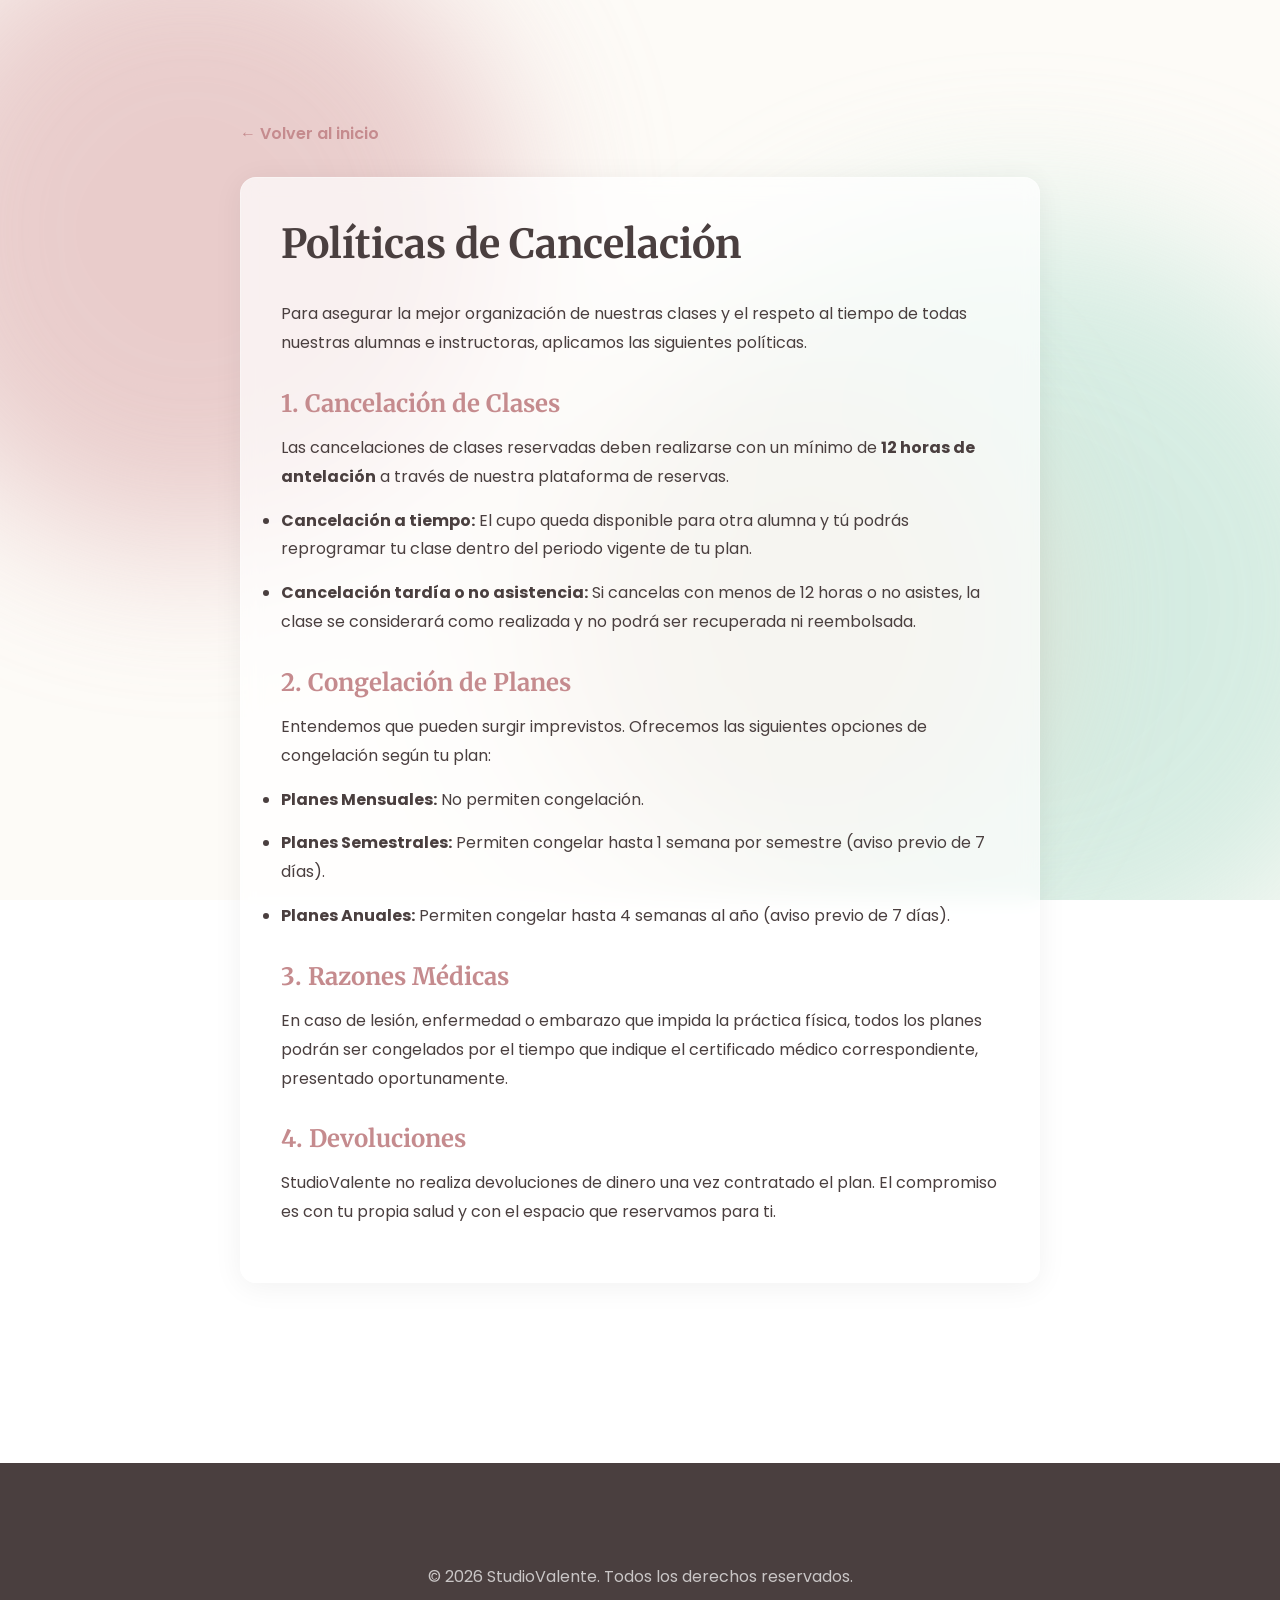
<file: cancelacion.html>
﻿<!DOCTYPE html>
<html lang="es">
<head>
    <meta charset="UTF-8">
    <meta name="viewport" content="width=device-width, initial-scale=1.0">
    <title>Políticas de Cancelación | StudioValente</title>
    <meta name="description" content="Políticas de cancelación, congelación de planes y devoluciones en StudioValente.">
    <link rel="canonical" href="https://studiovalentevillarrica.cl/cancelacion">
    <link rel="icon" href="images/logo.svg" type="image/svg+xml">
    <link rel="apple-touch-icon" href="images/logo.svg">
    <link rel="preconnect" href="https://fonts.googleapis.com">
    <link rel="preconnect" href="https://fonts.gstatic.com" crossorigin>
    <link href="https://fonts.googleapis.com/css2?family=Merriweather:wght@400;700&family=Poppins:wght@300;400;600&display=swap" rel="stylesheet">
    <link rel="stylesheet" href="css/styles.css">
    <style>
        .legal-content {
            padding: 120px 0 80px;
            max-width: 800px;
            margin: 0 auto;
        }
        .legal-card {
            background: rgba(255, 255, 255, 0.7);
            backdrop-filter: blur(10px);
            padding: 40px;
            border-radius: var(--radius);
            box-shadow: var(--shadow);
            border: 1px solid rgba(255, 255, 255, 0.3);
        }
        .legal-card h1 {
            font-family: var(--font-secondary);
            color: var(--bg-dark);
            margin-bottom: 30px;
            font-size: 2.5rem;
        }
        .legal-card h2 {
            font-family: var(--font-secondary);
            color: var(--primary);
            margin: 30px 0 15px;
            font-size: 1.5rem;
        }
        .legal-card p, .legal-card li {
            color: var(--text);
            margin-bottom: 15px;
            font-size: 1rem;
            line-height: 1.8;
        }
        .btn-back {
            display: inline-flex;
            align-items: center;
            gap: 10px;
            color: var(--primary);
            text-decoration: none;
            font-weight: 600;
            margin-bottom: 30px;
            transition: var(--transition);
        }
        .btn-back:hover {
            transform: translateX(-5px);
        }
    </style>
</head>
<body>
    <div class="mesh-bg">
        <div class="mesh-blob blob-1"></div>
        <div class="mesh-blob blob-2"></div>
        <div class="mesh-blob blob-3"></div>
    </div>

    <main class="container legal-content">
        <a href="/" class="btn-back">← Volver al inicio</a>
        
        <div class="legal-card">
            <h1>Políticas de Cancelación</h1>
            <p>Para asegurar la mejor organización de nuestras clases y el respeto al tiempo de todas nuestras alumnas e instructoras, aplicamos las siguientes políticas.</p>

            <h2>1. Cancelación de Clases</h2>
            <p>Las cancelaciones de clases reservadas deben realizarse con un mínimo de <strong>12 horas de antelación</strong> a través de nuestra plataforma de reservas.</p>
            <ul>
                <li><strong>Cancelación a tiempo:</strong> El cupo queda disponible para otra alumna y tú podrás reprogramar tu clase dentro del periodo vigente de tu plan.</li>
                <li><strong>Cancelación tardía o no asistencia:</strong> Si cancelas con menos de 12 horas o no asistes, la clase se considerará como realizada y no podrá ser recuperada ni reembolsada.</li>
            </ul>

            <h2>2. Congelación de Planes</h2>
            <p>Entendemos que pueden surgir imprevistos. Ofrecemos las siguientes opciones de congelación según tu plan:</p>
            <ul>
                <li><strong>Planes Mensuales:</strong> No permiten congelación.</li>
                <li><strong>Planes Semestrales:</strong> Permiten congelar hasta 1 semana por semestre (aviso previo de 7 días).</li>
                <li><strong>Planes Anuales:</strong> Permiten congelar hasta 4 semanas al año (aviso previo de 7 días).</li>
            </ul>

            <h2>3. Razones Médicas</h2>
            <p>En caso de lesión, enfermedad o embarazo que impida la práctica física, todos los planes podrán ser congelados por el tiempo que indique el certificado médico correspondiente, presentado oportunamente.</p>

            <h2>4. Devoluciones</h2>
            <p>StudioValente no realiza devoluciones de dinero una vez contratado el plan. El compromiso es con tu propia salud y con el espacio que reservamos para ti.</p>
        </div>
    </main>

    <footer class="footer" style="margin-top: 100px;">
        <div class="container" style="text-align: center; padding: 40px 0;">
            <p>&copy; 2026 StudioValente. Todos los derechos reservados.</p>
        </div>
    </footer>
</body>
</html>
</file>
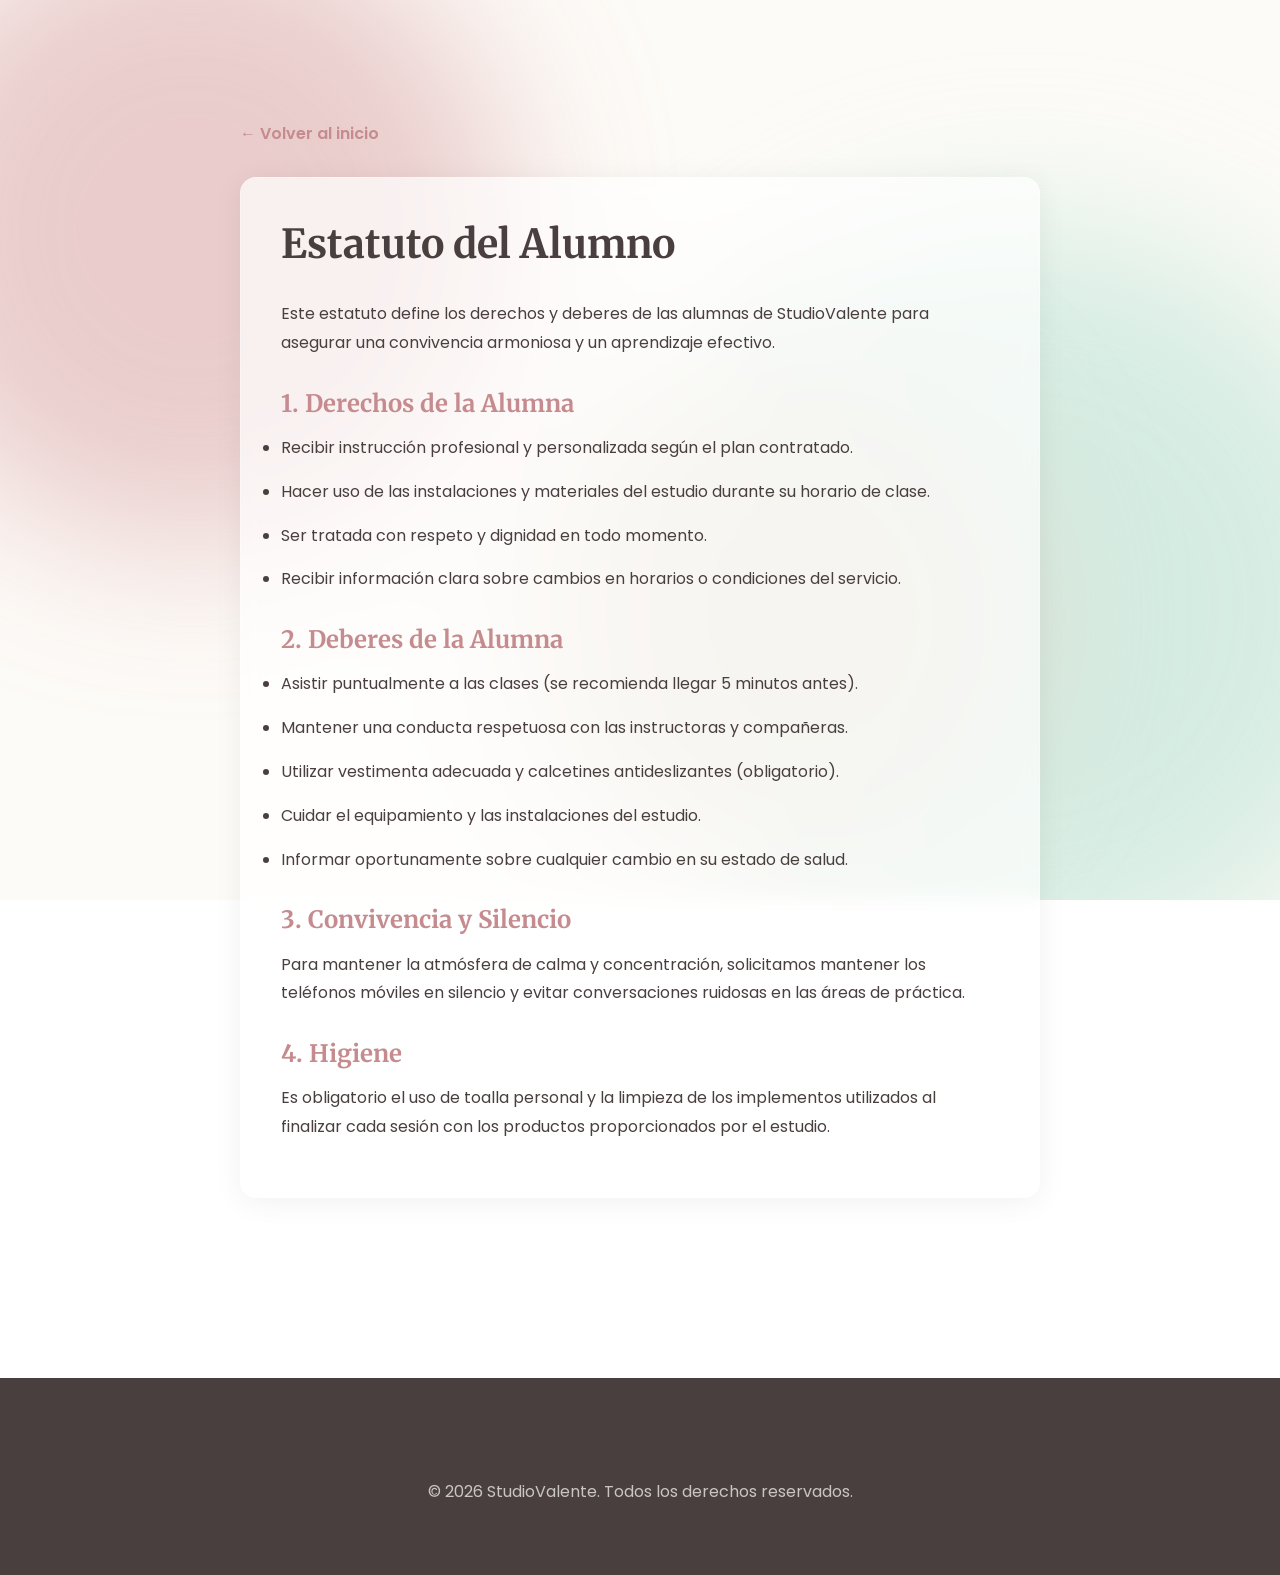
<file: estatuto.html>
﻿<!DOCTYPE html>
<html lang="es">
<head>
    <meta charset="UTF-8">
    <meta name="viewport" content="width=device-width, initial-scale=1.0">
    <title>Estatuto Alumno | StudioValente</title>
    <meta name="description" content="Estatuto del Alumno en StudioValente. Derechos, deberes y normas de convivencia de nuestro estudio de Pilates.">
    <link rel="canonical" href="https://studiovalentevillarrica.cl/estatuto">
    <link rel="icon" href="images/logo.svg" type="image/svg+xml">
    <link rel="apple-touch-icon" href="images/logo.svg">
    <link rel="preconnect" href="https://fonts.googleapis.com">
    <link rel="preconnect" href="https://fonts.gstatic.com" crossorigin>
    <link href="https://fonts.googleapis.com/css2?family=Merriweather:wght@400;700&family=Poppins:wght@300;400;600&display=swap" rel="stylesheet">
    <link rel="stylesheet" href="css/styles.css">
    <style>
        .legal-content {
            padding: 120px 0 80px;
            max-width: 800px;
            margin: 0 auto;
        }
        .legal-card {
            background: rgba(255, 255, 255, 0.7);
            backdrop-filter: blur(10px);
            padding: 40px;
            border-radius: var(--radius);
            box-shadow: var(--shadow);
            border: 1px solid rgba(255, 255, 255, 0.3);
        }
        .legal-card h1 {
            font-family: var(--font-secondary);
            color: var(--bg-dark);
            margin-bottom: 30px;
            font-size: 2.5rem;
        }
        .legal-card h2 {
            font-family: var(--font-secondary);
            color: var(--primary);
            margin: 30px 0 15px;
            font-size: 1.5rem;
        }
        .legal-card p, .legal-card li {
            color: var(--text);
            margin-bottom: 15px;
            font-size: 1rem;
            line-height: 1.8;
        }
        .btn-back {
            display: inline-flex;
            align-items: center;
            gap: 10px;
            color: var(--primary);
            text-decoration: none;
            font-weight: 600;
            margin-bottom: 30px;
            transition: var(--transition);
        }
        .btn-back:hover {
            transform: translateX(-5px);
        }
    </style>
</head>
<body>
    <div class="mesh-bg">
        <div class="mesh-blob blob-1"></div>
        <div class="mesh-blob blob-2"></div>
        <div class="mesh-blob blob-3"></div>
    </div>

    <main class="container legal-content">
        <a href="/" class="btn-back">← Volver al inicio</a>
        
        <div class="legal-card">
            <h1>Estatuto del Alumno</h1>
            <p>Este estatuto define los derechos y deberes de las alumnas de StudioValente para asegurar una convivencia armoniosa y un aprendizaje efectivo.</p>

            <h2>1. Derechos de la Alumna</h2>
            <ul>
                <li>Recibir instrucción profesional y personalizada según el plan contratado.</li>
                <li>Hacer uso de las instalaciones y materiales del estudio durante su horario de clase.</li>
                <li>Ser tratada con respeto y dignidad en todo momento.</li>
                <li>Recibir información clara sobre cambios en horarios o condiciones del servicio.</li>
            </ul>

            <h2>2. Deberes de la Alumna</h2>
            <ul>
                <li>Asistir puntualmente a las clases (se recomienda llegar 5 minutos antes).</li>
                <li>Mantener una conducta respetuosa con las instructoras y compañeras.</li>
                <li>Utilizar vestimenta adecuada y calcetines antideslizantes (obligatorio).</li>
                <li>Cuidar el equipamiento y las instalaciones del estudio.</li>
                <li>Informar oportunamente sobre cualquier cambio en su estado de salud.</li>
            </ul>

            <h2>3. Convivencia y Silencio</h2>
            <p>Para mantener la atmósfera de calma y concentración, solicitamos mantener los teléfonos móviles en silencio y evitar conversaciones ruidosas en las áreas de práctica.</p>

            <h2>4. Higiene</h2>
            <p>Es obligatorio el uso de toalla personal y la limpieza de los implementos utilizados al finalizar cada sesión con los productos proporcionados por el estudio.</p>
        </div>
    </main>

    <footer class="footer" style="margin-top: 100px;">
        <div class="container" style="text-align: center; padding: 40px 0;">
            <p>&copy; 2026 StudioValente. Todos los derechos reservados.</p>
        </div>
    </footer>
</body>
</html>
</file>
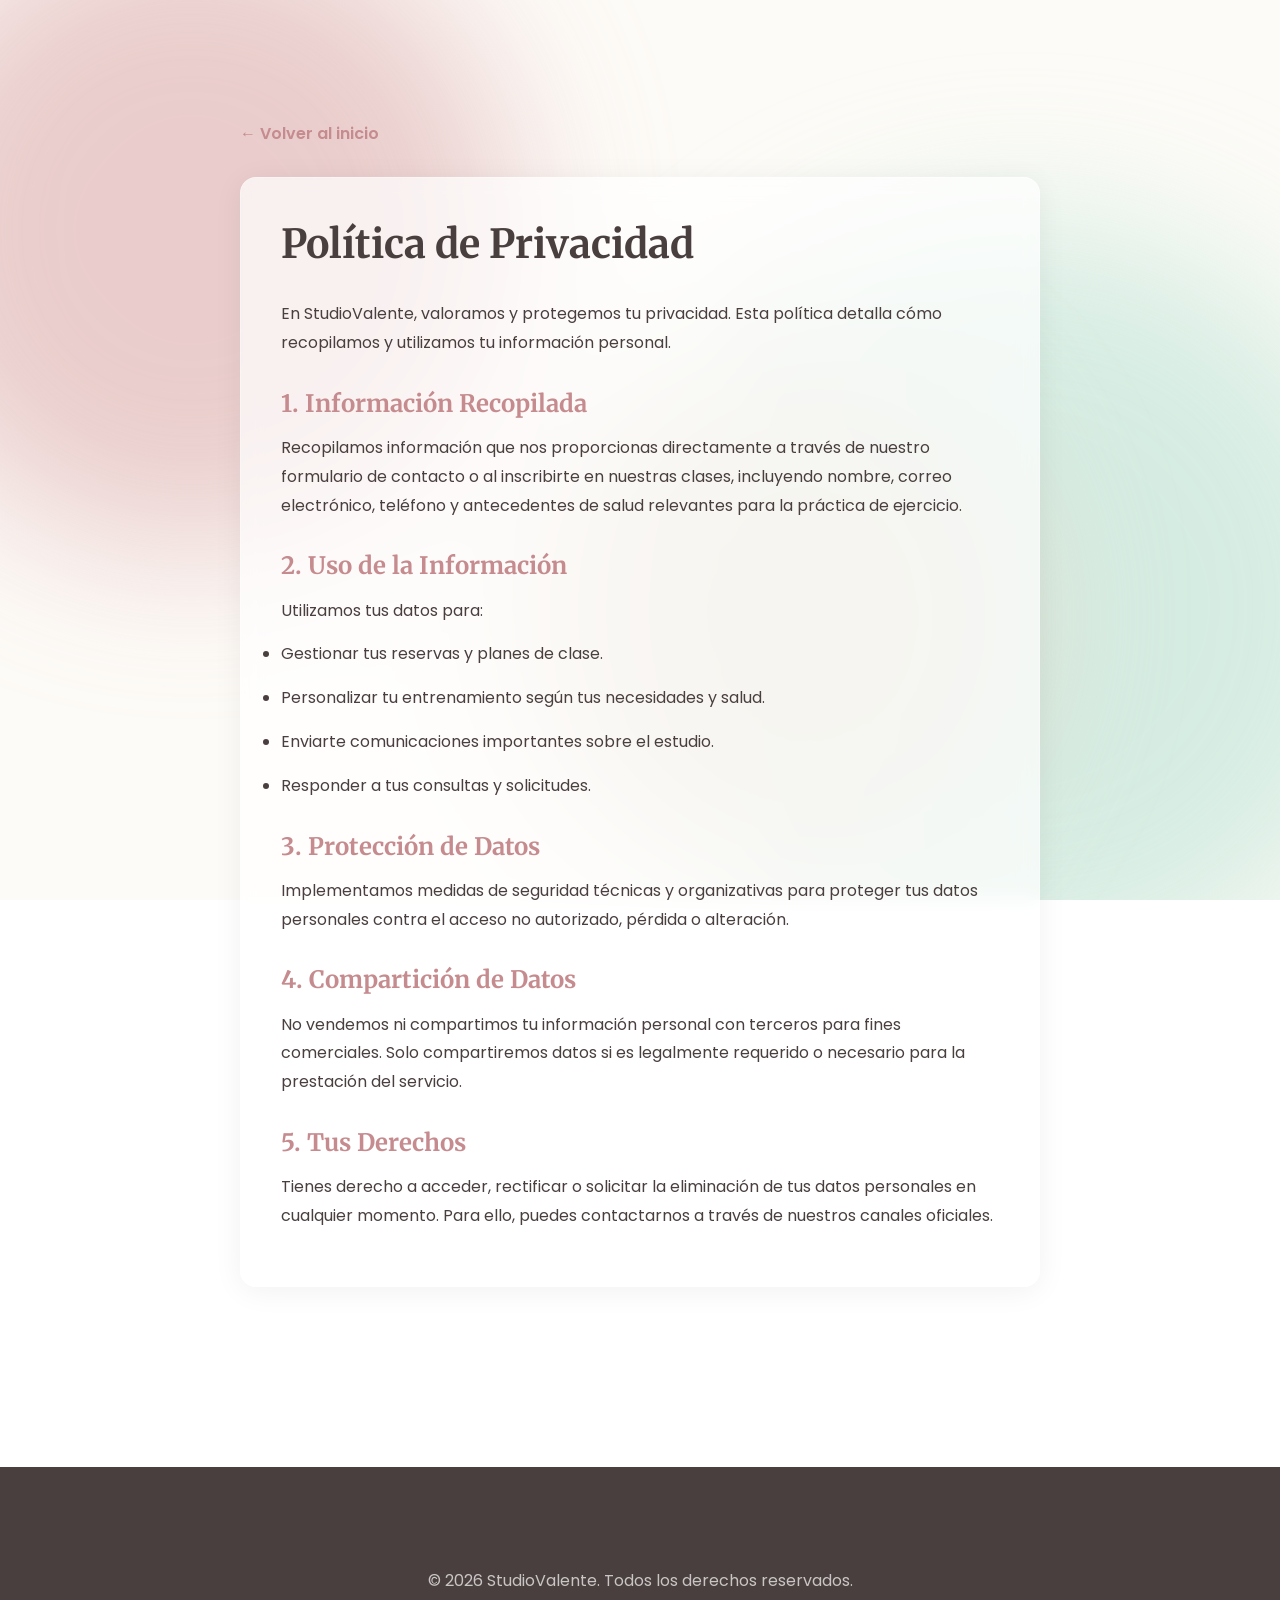
<file: privacidad.html>
﻿<!DOCTYPE html>
<html lang="es">
<head>
    <meta charset="UTF-8">
    <meta name="viewport" content="width=device-width, initial-scale=1.0">
    <title>Privacidad | StudioValente</title>
    <meta name="description" content="Política de privacidad de StudioValente. Conoce cómo protegemos tus datos y gestionamos tu información personal.">
    <link rel="canonical" href="https://studiovalentevillarrica.cl/privacidad">
    <link rel="icon" href="images/logo.svg" type="image/svg+xml">
    <link rel="apple-touch-icon" href="images/logo.svg">
    <link rel="preconnect" href="https://fonts.googleapis.com">
    <link rel="preconnect" href="https://fonts.gstatic.com" crossorigin>
    <link href="https://fonts.googleapis.com/css2?family=Merriweather:wght@400;700&family=Poppins:wght@300;400;600&display=swap" rel="stylesheet">
    <link rel="stylesheet" href="css/styles.css">
    <style>
        .legal-content {
            padding: 120px 0 80px;
            max-width: 800px;
            margin: 0 auto;
        }
        .legal-card {
            background: rgba(255, 255, 255, 0.7);
            backdrop-filter: blur(10px);
            padding: 40px;
            border-radius: var(--radius);
            box-shadow: var(--shadow);
            border: 1px solid rgba(255, 255, 255, 0.3);
        }
        .legal-card h1 {
            font-family: var(--font-secondary);
            color: var(--bg-dark);
            margin-bottom: 30px;
            font-size: 2.5rem;
        }
        .legal-card h2 {
            font-family: var(--font-secondary);
            color: var(--primary);
            margin: 30px 0 15px;
            font-size: 1.5rem;
        }
        .legal-card p, .legal-card li {
            color: var(--text);
            margin-bottom: 15px;
            font-size: 1rem;
            line-height: 1.8;
        }
        .btn-back {
            display: inline-flex;
            align-items: center;
            gap: 10px;
            color: var(--primary);
            text-decoration: none;
            font-weight: 600;
            margin-bottom: 30px;
            transition: var(--transition);
        }
        .btn-back:hover {
            transform: translateX(-5px);
        }
    </style>
</head>
<body>
    <div class="mesh-bg">
        <div class="mesh-blob blob-1"></div>
        <div class="mesh-blob blob-2 Discovery"></div>
        <div class="mesh-blob blob-3"></div>
    </div>

    <main class="container legal-content">
        <a href="/" class="btn-back">← Volver al inicio</a>
        
        <div class="legal-card">
            <h1>Política de Privacidad</h1>
            <p>En StudioValente, valoramos y protegemos tu privacidad. Esta política detalla cómo recopilamos y utilizamos tu información personal.</p>

            <h2>1. Información Recopilada</h2>
            <p>Recopilamos información que nos proporcionas directamente a través de nuestro formulario de contacto o al inscribirte en nuestras clases, incluyendo nombre, correo electrónico, teléfono y antecedentes de salud relevantes para la práctica de ejercicio.</p>

            <h2>2. Uso de la Información</h2>
            <p>Utilizamos tus datos para:</p>
            <ul>
                <li>Gestionar tus reservas y planes de clase.</li>
                <li>Personalizar tu entrenamiento según tus necesidades y salud.</li>
                <li>Enviarte comunicaciones importantes sobre el estudio.</li>
                <li>Responder a tus consultas y solicitudes.</li>
            </ul>

            <h2>3. Protección de Datos</h2>
            <p>Implementamos medidas de seguridad técnicas y organizativas para proteger tus datos personales contra el acceso no autorizado, pérdida o alteración.</p>

            <h2>4. Compartición de Datos</h2>
            <p>No vendemos ni compartimos tu información personal con terceros para fines comerciales. Solo compartiremos datos si es legalmente requerido o necesario para la prestación del servicio.</p>

            <h2>5. Tus Derechos</h2>
            <p>Tienes derecho a acceder, rectificar o solicitar la eliminación de tus datos personales en cualquier momento. Para ello, puedes contactarnos a través de nuestros canales oficiales.</p>
        </div>
    </main>

    <footer class="footer" style="margin-top: 100px;">
        <div class="container" style="text-align: center; padding: 40px 0;">
            <p>&copy; 2026 StudioValente. Todos los derechos reservados.</p>
        </div>
    </footer>
</body>
</html>
</file>
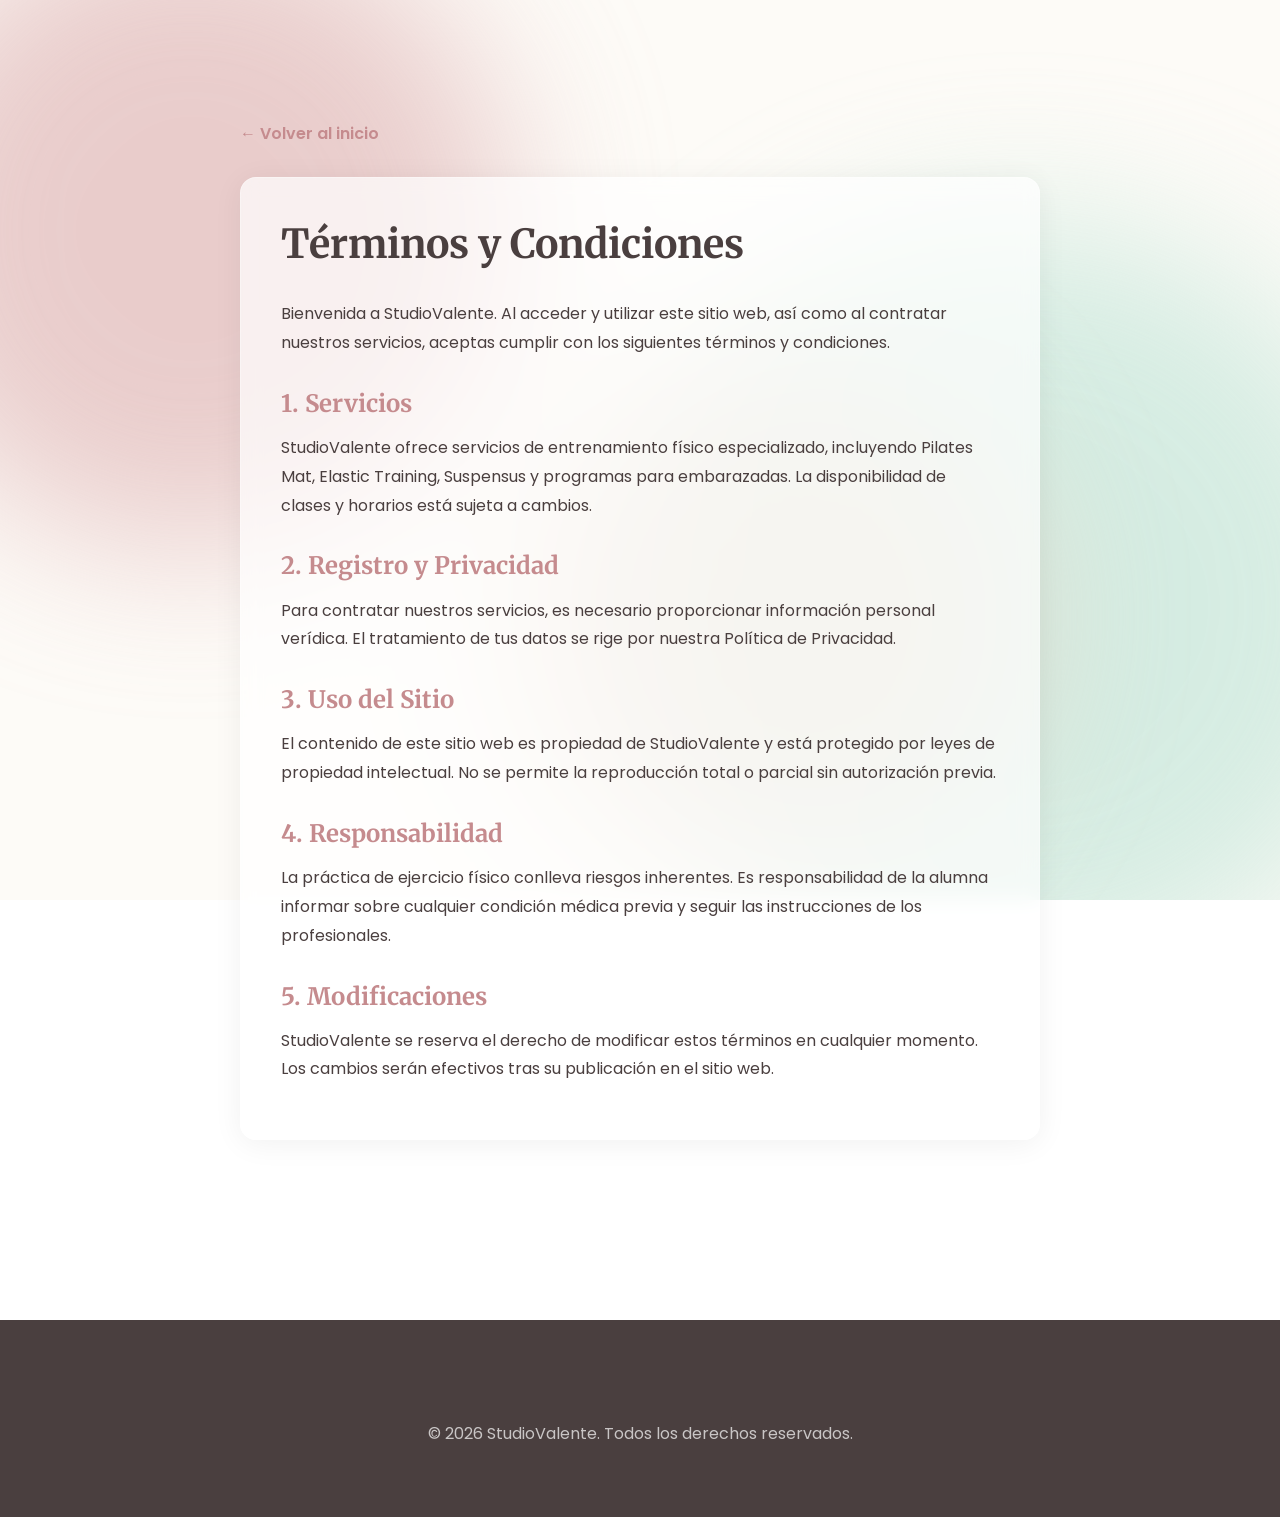
<file: terminos.html>
﻿<!DOCTYPE html>
<html lang="es">
<head>
    <meta charset="UTF-8">
    <meta name="viewport" content="width=device-width, initial-scale=1.0">
    <title>Términos y Condiciones | StudioValente</title>
    <meta name="description" content="Términos y condiciones de uso y contratación de servicios en StudioValente.">
    <link rel="canonical" href="https://studiovalentevillarrica.cl/terminos">
    <link rel="icon" href="images/logo.svg" type="image/svg+xml">
    <link rel="apple-touch-icon" href="images/logo.svg">
    <link rel="preconnect" href="https://fonts.googleapis.com">
    <link rel="preconnect" href="https://fonts.gstatic.com" crossorigin>
    <link href="https://fonts.googleapis.com/css2?family=Merriweather:wght@400;700&family=Poppins:wght@300;400;600&display=swap" rel="stylesheet">
    <link rel="stylesheet" href="css/styles.css">
    <style>
        .legal-content {
            padding: 120px 0 80px;
            max-width: 800px;
            margin: 0 auto;
        }
        .legal-card {
            background: rgba(255, 255, 255, 0.7);
            backdrop-filter: blur(10px);
            padding: 40px;
            border-radius: var(--radius);
            box-shadow: var(--shadow);
            border: 1px solid rgba(255, 255, 255, 0.3);
        }
        .legal-card h1 {
            font-family: var(--font-secondary);
            color: var(--bg-dark);
            margin-bottom: 30px;
            font-size: 2.5rem;
        }
        .legal-card h2 {
            font-family: var(--font-secondary);
            color: var(--primary);
            margin: 30px 0 15px;
            font-size: 1.5rem;
        }
        .legal-card p, .legal-card li {
            color: var(--text);
            margin-bottom: 15px;
            font-size: 1rem;
            line-height: 1.8;
        }
        .btn-back {
            display: inline-flex;
            align-items: center;
            gap: 10px;
            color: var(--primary);
            text-decoration: none;
            font-weight: 600;
            margin-bottom: 30px;
            transition: var(--transition);
        }
        .btn-back:hover {
            transform: translateX(-5px);
        }
    </style>
</head>
<body>
    <div class="mesh-bg">
        <div class="mesh-blob blob-1"></div>
        <div class="mesh-blob blob-2"></div>
        <div class="mesh-blob blob-3"></div>
    </div>

    <main class="container legal-content">
        <a href="/" class="btn-back">← Volver al inicio</a>
        
        <div class="legal-card">
            <h1>Términos y Condiciones</h1>
            <p>Bienvenida a StudioValente. Al acceder y utilizar este sitio web, así como al contratar nuestros servicios, aceptas cumplir con los siguientes términos y condiciones.</p>

            <h2>1. Servicios</h2>
            <p>StudioValente ofrece servicios de entrenamiento físico especializado, incluyendo Pilates Mat, Elastic Training, Suspensus y programas para embarazadas. La disponibilidad de clases y horarios está sujeta a cambios.</p>

            <h2>2. Registro y Privacidad</h2>
            <p>Para contratar nuestros servicios, es necesario proporcionar información personal verídica. El tratamiento de tus datos se rige por nuestra Política de Privacidad.</p>

            <h2>3. Uso del Sitio</h2>
            <p>El contenido de este sitio web es propiedad de StudioValente y está protegido por leyes de propiedad intelectual. No se permite la reproducción total o parcial sin autorización previa.</p>

            <h2>4. Responsabilidad</h2>
            <p>La práctica de ejercicio físico conlleva riesgos inherentes. Es responsabilidad de la alumna informar sobre cualquier condición médica previa y seguir las instrucciones de los profesionales.</p>

            <h2>5. Modificaciones</h2>
            <p>StudioValente se reserva el derecho de modificar estos términos en cualquier momento. Los cambios serán efectivos tras su publicación en el sitio web.</p>
        </div>
    </main>

    <footer class="footer" style="margin-top: 100px;">
        <div class="container" style="text-align: center; padding: 40px 0;">
            <p>&copy; 2026 StudioValente. Todos los derechos reservados.</p>
        </div>
    </footer>
</body>
</html>
</file>
<file: css/styles.css>
﻿@import url('https://fonts.googleapis.com/css2?family=Merriweather:ital,wght@0,300;0,400;0,700;0,900;1,300;1,400;1,700;1,900&family=Poppins:ital,wght@0,300;0,400;0,500;0,600;0,700;1,300;1,400;1,500;1,600;1,700&display=swap');

:root {
    --font-primary: "Poppins", -apple-system, BlinkMacSystemFont, "Segoe UI", sans-serif;
    --font-secondary: "Merriweather", Georgia, serif;
    --primary: #C58B8E;
    --primary-light: #DCAEAF;
    --primary-lighter: #F2DFDF;
    --bg: #FDFBF7;
    --bg-dark: #4A3F3F;
    --text: #4A3F3F;
    --text-light: #877B7B;
    --green: #BCE3D5;
    --rose: #C58B8E;
    --white: #F4F1EA;
    --shadow: 0 4px 30px rgba(0, 0, 0, .06);
    --radius: 16px;
    --transition: all .3s ease
}

* {
    margin: 0;
    padding: 0;
    box-sizing: border-box
}

html {
    scroll-behavior: smooth;
    scroll-padding-top: 80px
}

body {
    font-family: var(--font-primary);
    color: var(--text);
    background: transparent;
    line-height: 1.7;
    overflow-x: hidden
}

/* ANIMATED MESH BACKGROUND */
.mesh-bg {
    position: fixed;
    top: 0;
    left: 0;
    width: 100%;
    height: 100vh;
    z-index: -2;
    overflow: hidden;
    background: var(--bg);
}

.mesh-blob {
    position: absolute;
    border-radius: 50%;
    filter: blur(80px);
    opacity: 0.6;
    animation: floatBlob 20s infinite alternate ease-in-out;
}

.blob-1 {
    top: -10%;
    left: -10%;
    width: 50vw;
    height: 50vw;
    background: var(--primary-light);
    animation-delay: 0s;
}

.blob-2 {
    bottom: -10%;
    right: -10%;
    width: 60vw;
    height: 60vw;
    background: var(--green);
    animation-delay: -5s;
    animation-duration: 25s;
}

.blob-3 {
    top: 40%;
    left: 40%;
    width: 40vw;
    height: 40vw;
    background: #E8D3C3;
    animation-delay: -10s;
    animation-duration: 30s;
}

@keyframes floatBlob {
    0% {
        transform: translate(0, 0) scale(1);
    }

    33% {
        transform: translate(10%, 15%) scale(1.1);
    }

    66% {
        transform: translate(-10%, 5%) scale(0.9);
    }

    100% {
        transform: translate(5%, -10%) scale(1.05);
    }
}

h1,
h2,
h3,
h4 {
    font-family: var(--font-secondary);
    line-height: 1.3
}

a {
    text-decoration: none;
    color: inherit
}

img {
    max-width: 100%;
    height: auto;
    display: block
}

.container {
    max-width: 1200px;
    margin: 0 auto;
    padding: 0 24px
}

.btn {
    display: inline-flex;
    align-items: center;
    gap: 8px;
    padding: 14px 32px;
    border-radius: 50px;
    font-weight: 600;
    font-size: .95rem;
    cursor: pointer;
    border: none;
    transition: var(--transition);
    font-family: var(--font-primary)
}

.btn-primary {
    background: var(--primary);
    color: var(--white)
}

.btn-primary:hover {
    background: var(--bg-dark);
    transform: translateY(-2px);
    box-shadow: 0 8px 25px rgba(197, 139, 142, .3)
}

.btn-outline {
    background: transparent;
    border: 2px solid var(--white);
    color: var(--white)
}

.btn-outline:hover {
    background: var(--white);
    color: var(--bg-dark)
}

.btn-whatsapp {
    background: #25D366;
    color: #fff;
    position: fixed;
    bottom: 28px;
    right: 28px;
    z-index: 999;
    padding: 16px;
    border-radius: 50%;
    width: 60px;
    height: 60px;
    display: flex;
    align-items: center;
    justify-content: center;
    box-shadow: 0 4px 20px rgba(37, 211, 102, .4);
    animation: pulse-wa 2s infinite
}

@keyframes pulse-wa {

    0%,
    100% {
        box-shadow: 0 4px 20px rgba(37, 211, 102, .4)
    }

    50% {
        box-shadow: 0 4px 35px rgba(37, 211, 102, .6)
    }
}

.section-header {
    text-align: center;
    margin-bottom: 60px
}

.section-header h2 {
    font-size: 2.5rem;
    margin-bottom: 12px
}

.section-header p {
    color: var(--text-light);
    max-width: 600px;
    margin: 0 auto;
    font-size: 1.05rem
}

.section-tag {
    display: inline-block;
    background: var(--primary-lighter);
    color: var(--primary);
    padding: 6px 18px;
    border-radius: 50px;
    font-size: .85rem;
    font-weight: 600;
    margin-bottom: 16px;
    letter-spacing: .5px
}

section {
    padding: 100px 0;
    position: relative;
    z-index: 1;
}

/* NAV */
.navbar {
    position: fixed;
    top: 0;
    width: 100%;
    z-index: 1000;
    padding: 18px 0;
    transition: var(--transition)
}

.navbar.scrolled {
    background: rgba(250, 247, 242, .95);
    backdrop-filter: blur(12px);
    box-shadow: var(--shadow);
    padding: 12px 0
}

.nav-inner {
    display: flex;
    align-items: center;
    justify-content: space-between
}

.nav-logo {
    font-family: var(--font-secondary);
    font-size: 1.6rem;
    font-weight: 700;
    color: var(--white);
    transition: var(--transition)
}

.navbar.scrolled .nav-logo {
    color: var(--bg-dark)
}

.nav-logo span {
    color: var(--primary-light)
}

.nav-links {
    display: flex;
    gap: 32px;
    list-style: none
}

.nav-links a {
    color: rgba(255, 255, 255, .85);
    font-weight: 500;
    font-size: .9rem;
    transition: var(--transition);
    position: relative
}

.nav-links a::after {
    content: '';
    position: absolute;
    bottom: -4px;
    left: 0;
    width: 0;
    height: 2px;
    background: var(--primary-light);
    transition: var(--transition)
}

.nav-links a:hover::after {
    width: 100%
}

.navbar.scrolled .nav-links a {
    color: var(--text)
}

.nav-cta {
    padding: 10px 24px;
    background: var(--primary);
    color: #fff;
    border-radius: 50px;
    font-weight: 600;
    font-size: .9rem;
    transition: var(--transition)
}

.nav-cta:hover {
    background: var(--bg-dark)
}

.navbar.scrolled .nav-cta {
    background: var(--primary)
}

.hamburger {
    display: none;
    flex-direction: column;
    gap: 5px;
    cursor: pointer;
    background: none;
    border: none;
    padding: 4px
}

.hamburger span {
    width: 28px;
    height: 2.5px;
    background: var(--white);
    border-radius: 4px;
    transition: var(--transition)
}

.navbar.scrolled .hamburger span {
    background: var(--bg-dark)
}

/* HERO */
.hero {
    min-height: 100vh;
    display: flex;
    align-items: center;
    position: relative;
    background: var(--bg-dark);
    overflow: hidden;
}

.hero-bg {
    position: absolute;
    inset: 0;
}

.hero-bg img {
    width: 100%;
    height: 100%;
    object-fit: cover;
    object-position: center 50%;
    opacity: .55;
}

.hero-overlay {
    position: absolute;
    inset: 0;
    /* Gradient: dark at the left for text, opens to the right */
    background: linear-gradient(to right,
            rgba(50, 40, 40, 0.80) 0%,
            rgba(50, 40, 40, 0.50) 55%,
            rgba(50, 40, 40, 0.10) 100%);
}

.hero-content {
    position: relative;
    z-index: 2;
    max-width: 650px;
    padding-top: 60px;
    /* Compensate navbar */
}

/* Eyebrow line (replaces the section-tag) */
.hero-eyebrow {
    font-family: var(--font-primary);
    font-size: 0.85rem;
    font-weight: 500;
    letter-spacing: 3px;
    text-transform: uppercase;
    color: rgba(255, 255, 255, 0.65);
    margin-bottom: 20px;
    display: block;
}

.hero-content h1 {
    font-family: var(--font-secondary);
    font-size: 4.2rem;
    font-weight: 700;
    line-height: 1.15;
    color: var(--white);
    margin-bottom: 24px;
    letter-spacing: -0.5px;
}

.hero-content h1 span {
    color: var(--primary-light);
}

/* Subtitle paragraph */
.hero-sub {
    color: rgba(255, 255, 255, 0.75) !important;
    font-size: 1.1rem !important;
    line-height: 1.75 !important;
    margin-bottom: 40px !important;
    max-width: 500px;
}

.hero-btns {
    display: flex;
    gap: 16px;
    flex-wrap: wrap;
}

/* ABOUT */
.about {
    background: rgba(244, 241, 234, 0.85);
    backdrop-filter: blur(10px);
}

.about-grid {
    display: grid;
    grid-template-columns: 1fr 1fr;
    gap: 80px;
    align-items: center;
}

.about-img {
    position: relative;
    border-radius: var(--radius);
}

.about-img img {
    border-radius: var(--radius);
    aspect-ratio: 4/5;
    object-fit: cover;
    display: block;
    width: 100%;
}

.about-img .accent-box {
    position: absolute;
    bottom: 30px;
    right: -24px;
    background: var(--primary);
    color: #fff;
    padding: 20px 28px;
    border-radius: var(--radius);
    text-align: center;
    font-family: var(--font-secondary);
    box-shadow: 0 12px 30px rgba(197, 139, 142, 0.3);
}

.about-img .accent-box .big {
    font-size: 2rem;
    font-weight: 700;
    line-height: 1;
}

/* Text column */
.about-text h2 {
    font-family: var(--font-secondary);
    font-size: 2.6rem;
    margin-bottom: 18px;
    line-height: 1.2;
}

.about-text>p {
    font-size: 1.05rem;
    line-height: 1.8;
    color: var(--text-light);
    margin-bottom: 40px;
}

/* Pillars row */
.about-pillars {
    display: grid;
    grid-template-columns: 1fr 1fr 1fr;
    border-top: 1px solid rgba(197, 139, 142, 0.2);
    padding-top: 32px;
}

.about-pillar {
    padding: 0 24px;
    border-right: 1px solid rgba(197, 139, 142, 0.15);
    text-align: center;
}

.about-pillar:first-child {
    padding-left: 0;
}

.about-pillar:last-child {
    border-right: none;
}

.pillar-icon {
    color: var(--primary);
    font-size: 1.1rem;
    display: block;
    margin-bottom: 8px;
}

.about-pillar strong {
    display: block;
    font-size: 0.85rem;
    font-weight: 600;
    color: var(--text-dark);
    margin-bottom: 8px;
    text-transform: uppercase;
    letter-spacing: 0.6px;
}

.about-pillar p {
    font-size: 0.82rem;
    color: var(--text-light);
    line-height: 1.6;
    margin: 0;
}


/* GALLERY (Bento-Style Masonry Grid) */
#main-content .gallery-grid {
    display: grid !important;
    grid-template-columns: repeat(4, 1fr) !important;
    grid-auto-rows: 240px !important;
    gap: 20px !important;
    padding: 10px 0 40px !important;
}

#main-content .gallery-item {
    position: relative;
    border-radius: 24px;
    overflow: hidden;
    cursor: pointer;
    box-shadow: 0 15px 35px rgba(0, 0, 0, 0.04);
    transition: all 0.5s cubic-bezier(0.2, 0.8, 0.2, 1);
}

#main-content .gallery-item.wide { grid-column: span 2 !important; }
#main-content .gallery-item.tall { grid-row: span 2 !important; }
#main-content .gallery-item.large { grid-column: span 2 !important; grid-row: span 2 !important; }

.gallery-item img {
    width: 100%;
    height: 100%;
    object-fit: cover;
    transition: transform 1.2s cubic-bezier(0.2, 0.8, 0.2, 1);
}

.gallery-item:hover {
    transform: translateY(-8px);
    box-shadow: 0 25px 50px rgba(197, 139, 142, 0.15);
}

.gallery-item:hover img {
    transform: scale(1.1);
}

.gallery-item .overlay {
    position: absolute;
    inset: 0;
    background: linear-gradient(to top, rgba(74, 63, 63, 0.8) 0%, transparent 60%);
    opacity: 0;
    backdrop-filter: blur(2px);
    transition: all 0.4s ease;
    display: flex;
    align-items: flex-end;
    padding: 30px;
}

.gallery-item:hover .overlay {
    opacity: 1;
}

.gallery-item .overlay span {
    color: #fff;
    font-weight: 500;
    font-family: var(--font-secondary);
    font-size: 1.3rem;
    letter-spacing: 0.5px;
    transform: translateY(20px);
    transition: transform 0.6s cubic-bezier(0.2, 0.8, 0.2, 1);
}

.gallery-item:hover .overlay span {
    transform: translateY(0);
}

@media (max-width: 600px) {
    #main-content .gallery-grid {
        grid-template-columns: repeat(2, 1fr) !important;
        /* Calculamos la altura para que las celdas base sean cuadradas */
        grid-auto-rows: calc((100vw - 40px - 12px) / 2) !important;
        gap: 12px !important;
    }
    
    #main-content .gallery-item.large {
        grid-column: span 2 !important;
        grid-row: span 2 !important;
    }
    
    #main-content .gallery-item.wide {
        grid-column: span 2 !important;
        grid-row: span 1 !important; /* Horizontal */
    }
    
    #main-content .gallery-item.tall {
        grid-column: span 1 !important;
        grid-row: span 2 !important; /* Vertical */
    }

    #main-content .gallery-item .overlay {
        padding: 20px !important;
    }

    #main-content .gallery-item .overlay span {
        font-size: 1.1rem !important;
    }
}

/* Staggered entrance for gallery items */
.gallery-item {
    opacity: 0;
    transform: translateY(30px);
}

.gallery-grid.fade-up.visible .gallery-item {
    animation: itemEntrada 0.8s cubic-bezier(0.2, 0.8, 0.2, 1) forwards;
}

@keyframes itemEntrada {
    to {
        opacity: 1;
        transform: translateY(0);
    }
}

/* Delays for the first few items to create a wave effect */
.gallery-item:nth-child(1) { animation-delay: 0.1s; }
.gallery-item:nth-child(2) { animation-delay: 0.2s; }
.gallery-item:nth-child(3) { animation-delay: 0.3s; }
.gallery-item:nth-child(4) { animation-delay: 0.4s; }
.gallery-item:nth-child(5) { animation-delay: 0.5s; }
.gallery-item:nth-child(6) { animation-delay: 0.6s; }

/* SERVICES */
.services {
    background: rgba(244, 241, 234, 0.85);
    backdrop-filter: blur(10px);
}

.services-grid {
    display: grid;
    grid-template-columns: repeat(auto-fill, minmax(320px, 1fr));
    gap: 32px;
}

.service-card {
    background: #fff;
    border-radius: 20px;
    overflow: hidden;
    transition: all 0.4s ease;
    border: 1px solid rgba(197, 139, 142, 0.1);
    box-shadow: 0 4px 20px rgba(0, 0, 0, 0.03);
    display: flex;
    flex-direction: column;
}

.service-card:hover {
    transform: translateY(-8px);
    box-shadow: 0 16px 40px rgba(197, 139, 142, 0.15);
    border-color: rgba(197, 139, 142, 0.3);
}

.service-card-img {
    height: 240px;
    position: relative;
    overflow: hidden;
}

.service-card-img img {
    width: 100%;
    height: 100%;
    object-fit: cover;
    transition: transform 0.6s ease;
}

.service-card:hover .service-card-img img {
    transform: scale(1.05);
}

.service-card-img .tag {
    position: absolute;
    bottom: 16px;
    left: 16px;
    background: rgba(255, 255, 255, 0.95);
    backdrop-filter: blur(5px);
    color: var(--primary);
    padding: 6px 16px;
    border-radius: 50px;
    font-size: 0.75rem;
    font-weight: 700;
    text-transform: uppercase;
    letter-spacing: 0.5px;
    z-index: 2;
    box-shadow: 0 4px 15px rgba(0, 0, 0, 0.05);
}

.service-card-body {
    padding: 30px;
    display: flex;
    flex-direction: column;
    flex-grow: 1;
}

.service-card-body h3 {
    font-family: var(--font-secondary);
    font-size: 1.4rem;
    margin-bottom: 8px;
    color: var(--text-dark);
}

.service-card-body p {
    color: var(--text-light);
    font-size: 0.9rem;
    margin-bottom: 24px;
    line-height: 1.6;
}

.service-card-body ul.service-features {
    list-style: none;
    margin-bottom: 30px;
    padding: 0;
    flex-grow: 1;
}

.service-card-body ul.service-features li {
    padding: 6px 0;
    font-size: 0.85rem;
    color: var(--text-dark);
    display: flex;
    align-items: flex-start;
    gap: 10px;
    line-height: 1.4;
}

.service-card-body ul.service-features li::before {
    content: '✦';
    color: var(--primary);
    font-size: 0.7rem;
    margin-top: 2px;
}

.service-card-body .link {
    color: var(--primary);
    font-weight: 600;
    font-size: 0.9rem;
    display: inline-flex;
    align-items: center;
    gap: 8px;
    transition: gap 0.3s ease;
    text-decoration: none;
    margin-top: auto;
}

.service-card-body .link:hover {
    gap: 14px;
}

/* SCHEDULE */
.schedule-table {
    width: 100%;
    border-collapse: collapse;
    background: var(--white);
    border-radius: var(--radius);
    overflow: hidden;
    box-shadow: var(--shadow)
}

.schedule-table th {
    background: var(--bg-dark);
    color: var(--white);
    padding: 16px 20px;
    text-align: left;
    font-size: .9rem
}

.schedule-table td {
    padding: 14px 20px;
    border-bottom: 1px solid var(--primary-lighter);
    font-size: .9rem
}

.schedule-table tr:last-child td {
    border-bottom: none
}

.schedule-table tr:hover td {
    background: var(--primary-lighter);
    transition: var(--transition)
}

/* PRICING */
.pricing {
    background: rgba(244, 241, 234, 0.85);
    backdrop-filter: blur(10px)
}

.pricing-grid {
    display: grid;
    grid-template-columns: repeat(3, 1fr);
    gap: 28px
}

.pricing-card {
    background: var(--bg);
    border: 2px solid var(--primary-lighter);
    border-radius: var(--radius);
    padding: 40px 32px;
    text-align: center;
    transition: var(--transition);
    position: relative
}

.pricing-card.featured {
    background: var(--bg-dark);
    color: var(--white);
    border-color: var(--bg-dark);
}

.pricing-card.featured .pricing-tag {
    background: var(--primary-light);
    color: var(--bg-dark)
}

.pricing-card.featured p {
    color: rgba(255, 255, 255, .7)
}

.pricing-card.featured ul li {
    color: rgba(255, 255, 255, .8)
}

.pricing-card:hover {
    transform: translateY(-6px);
    box-shadow: var(--shadow)
}

.pricing-card.featured:hover {
    transform: scale(1.05) translateY(-6px)
}

.pricing-tag {
    display: inline-block;
    background: var(--primary-lighter);
    color: var(--primary);
    padding: 4px 16px;
    border-radius: 50px;
    font-size: .8rem;
    font-weight: 700;
    margin-bottom: 20px
}

.pricing-card h3 {
    font-size: 1.5rem;
    margin-bottom: 8px
}

.pricing-card .price {
    font-family: var(--font-secondary);
    font-size: 3rem;
    font-weight: 700;
    margin: 16px 0 4px
}

.pricing-card .price span {
    font-size: 1rem;
    font-weight: 400
}

.pricing-card .period {
    font-size: .9rem;
    color: var(--text-light);
    margin-bottom: 24px
}

.pricing-card ul {
    list-style: none;
    text-align: left;
    margin-bottom: 28px
}

.pricing-card ul li {
    padding: 8px 0;
    font-size: .9rem;
    border-bottom: 1px solid rgba(197, 139, 142, .1)
}

.pricing-card ul li::before {
    content: '✦';
    color: var(--primary-light);
    margin-right: 10px
}

/* TESTIMONIALS */
.testimonials {
    background: linear-gradient(135deg, var(--bg-dark), #615353);
    color: #F4F1EA;
    position: relative;
    overflow: hidden
}

.testimonial-slider {
    position: relative;
    max-width: 800px;
    margin: 0 auto;
    overflow: hidden
}

.testimonial-track {
    display: flex;
    transition: transform .6s ease
}

.testimonial-card {
    min-width: 100%;
    padding: 0 20px
}

.testimonial-card .stars {
    color: var(--primary-light);
    font-size: 1.2rem;
    margin-bottom: 16px
}

.testimonial-card blockquote {
    font-size: 1.15rem;
    line-height: 1.8;
    font-style: italic;
    margin-bottom: 24px;
    color: rgba(255, 255, 255, .9)
}

.testimonial-card .author {
    display: flex;
    align-items: center;
    gap: 16px
}

.testimonial-card .avatar {
    width: 56px;
    height: 56px;
    border-radius: 50%;
    background: var(--primary-light);
    display: flex;
    align-items: center;
    justify-content: center;
    font-family: var(--font-secondary);
    font-size: 1.4rem;
    font-weight: 700;
    color: var(--bg-dark)
}

.testimonial-card .author-info .name {
    font-weight: 600;
    font-size: 1rem
}

.testimonial-card .author-info .role {
    font-size: .85rem;
    color: rgba(255, 255, 255, .5)
}

.slider-btns {
    display: flex;
    justify-content: center;
    gap: 12px;
    margin-top: 36px
}

.slider-btn {
    width: 44px;
    height: 44px;
    border-radius: 50%;
    border: 2px solid rgba(255, 255, 255, .3);
    background: none;
    color: #fff;
    cursor: pointer;
    display: flex;
    align-items: center;
    justify-content: center;
    font-size: 1.1rem;
    transition: var(--transition)
}

.slider-btn:hover {
    background: var(--primary);
    border-color: var(--primary)
}

.slider-dots {
    display: flex;
    justify-content: center;
    gap: 8px;
    margin-top: 20px
}

.slider-dot {
    width: 10px;
    height: 10px;
    border-radius: 50%;
    background: rgba(255, 255, 255, .3);
    cursor: pointer;
    transition: var(--transition)
}

.slider-dot.active {
    background: var(--primary-light);
    width: 28px;
    border-radius: 5px
}

/* BLOG */
.blog-grid {
    display: grid;
    grid-template-columns: repeat(3, 1fr);
    gap: 28px
}

.blog-card {
    background: var(--white);
    border-radius: var(--radius);
    overflow: hidden;
    transition: var(--transition);
    box-shadow: 0 2px 15px rgba(0, 0, 0, .04)
}

.blog-card:hover {
    transform: translateY(-6px);
    box-shadow: var(--shadow)
}

.blog-card-img {
    height: 200px;
    overflow: hidden
}

.blog-card-img img {
    width: 100%;
    height: 100%;
    object-fit: cover;
    transition: transform .5s ease
}

.blog-card:hover .blog-card-img img {
    transform: scale(1.05)
}

.blog-card-body {
    padding: 24px
}

.blog-card-body .date {
    font-size: .8rem;
    color: var(--primary);
    font-weight: 600;
    margin-bottom: 8px
}

.blog-card-body h3 {
    font-size: 1.15rem;
    margin-bottom: 10px;
    line-height: 1.4
}

.blog-card-body p {
    font-size: .9rem;
    color: var(--text-light);
    margin-bottom: 14px
}

/* FAQ / ESTATUTO */
.faq {
    background: rgba(244, 241, 234, 0.85);
    backdrop-filter: blur(10px)
}

.accordion {
    max-width: 800px;
    margin: 0 auto
}

.accordion-item {
    border-bottom: 1px solid var(--primary-lighter);
    overflow: hidden
}

.accordion-header {
    width: 100%;
    padding: 20px 0;
    background: none;
    border: none;
    display: flex;
    justify-content: space-between;
    align-items: center;
    cursor: pointer;
    font-family: var(--font-primary);
    font-size: 1.05rem;
    font-weight: 600;
    color: var(--text);
    text-align: left
}

.accordion-header .icon {
    font-size: 1.4rem;
    transition: transform .3s ease;
    color: var(--primary)
}

.accordion-item.active .accordion-header .icon {
    transform: rotate(45deg)
}

.accordion-body {
    max-height: 0;
    overflow: hidden;
    transition: max-height .4s ease
}

.accordion-body-inner {
    padding: 0 0 20px;
    color: var(--text-light);
    font-size: .95rem;
    line-height: 1.7
}

/* CONTACT */
.contact {
    background: var(--white)
}

.contact-grid {
    display: grid;
    grid-template-columns: 1fr 1fr;
    gap: 48px
}

.contact-form {
    display: flex;
    flex-direction: column;
    gap: 18px
}

.form-group label {
    display: block;
    font-weight: 600;
    margin-bottom: 6px;
    font-size: .9rem
}

.form-group input,
.form-group textarea,
.form-group select {
    width: 100%;
    padding: 14px 18px;
    border: 2px solid var(--primary-lighter);
    border-radius: 12px;
    font-family: var(--font-primary);
    font-size: .95rem;
    transition: var(--transition);
    background: var(--bg)
}

.form-group input:focus,
.form-group textarea:focus {
    outline: none;
    border-color: var(--primary);
    box-shadow: 0 0 0 4px rgba(197, 139, 142, .1)
}

.form-group textarea {
    resize: vertical;
    min-height: 120px
}

.contact-info {
    display: flex;
    flex-direction: column;
    gap: 24px
}

.contact-info-item {
    display: flex;
    gap: 16px;
    align-items: flex-start
}

.contact-info-item .ic {
    width: 48px;
    height: 48px;
    border-radius: 12px;
    background: var(--primary-lighter);
    display: flex;
    align-items: center;
    justify-content: center;
    font-size: 1.2rem;
    flex-shrink: 0
}

.contact-info-item h4 {
    font-size: 1rem;
    margin-bottom: 4px
}

.contact-info-item p {
    font-size: .9rem;
    color: var(--text-light)
}

.map-container {
    border-radius: var(--radius);
    overflow: hidden;
    margin-top: 12px;
    height: 250px
}

.map-container iframe {
    width: 100%;
    height: 100%;
    border: 0
}

/* FOOTER */
.footer {
    background: var(--bg-dark);
    color: rgba(255, 255, 255, .7);
    padding: 60px 0 30px
}

.footer-grid {
    display: grid;
    grid-template-columns: 2fr 1fr 1fr 1fr;
    gap: 40px;
    margin-bottom: 40px
}

.footer-col h4 {
    color: #fff;
    font-size: 1.1rem;
    margin-bottom: 16px
}

.footer-col p {
    font-size: .9rem;
    line-height: 1.7
}

.footer-col ul {
    list-style: none
}

.footer-col ul li {
    margin-bottom: 10px
}

.footer-col ul a {
    font-size: .9rem;
    transition: var(--transition)
}

.footer-col ul a:hover {
    color: var(--primary-light)
}

.footer-social {
    display: flex;
    gap: 12px;
    margin-top: 16px
}

.footer-social a {
    width: 40px;
    height: 40px;
    border-radius: 50%;
    border: 1px solid rgba(255, 255, 255, .2);
    display: flex;
    align-items: center;
    justify-content: center;
    transition: var(--transition);
    font-size: .9rem
}

.footer-social a:hover {
    background: var(--primary);
    border-color: var(--primary);
    color: #fff
}

.footer-bottom {
    border-top: 1px solid rgba(255, 255, 255, .1);
    padding-top: 24px;
    text-align: center;
    font-size: .85rem
}

/* ANIMATIONS */
.fade-up {
    opacity: 0;
    transform: translateY(30px);
    transition: opacity .7s ease, transform .7s ease
}

.fade-up.visible {
    opacity: 1;
    transform: translateY(0)
}

/* LIGHTBOX */
.lightbox {
    display: none;
    position: fixed;
    inset: 0;
    background: rgba(0, 0, 0, .9);
    z-index: 2000;
    align-items: center;
    justify-content: center;
    padding: 40px
}

.lightbox.active {
    display: flex
}

.lightbox img {
    max-width: 90%;
    max-height: 90vh;
    border-radius: 12px
}

.lightbox-close {
    position: absolute;
    top: 20px;
    right: 30px;
    font-size: 2rem;
    color: #fff;
    cursor: pointer;
    background: none;
    border: none
}

/* RESPONSIVE */
@media(max-width:1024px) {
    .pricing-grid {
        grid-template-columns: 1fr
    }

    .pricing-card.featured {
        transform: none
    }

    .pricing-card.featured:hover {
        transform: translateY(-6px)
    }

    .footer-grid {
        grid-template-columns: 1fr 1fr
    }
}

@media(max-width:768px) {
    section {
        padding: 50px 0 !important;
    }
    
    .section-header {
        margin-bottom: 30px !important;
    }

    .about-pillars {
        grid-template-columns: 1fr;
        gap: 24px;
    }
    
    .about-pillar {
        border-right: none;
        border-bottom: 1px solid rgba(197, 139, 142, 0.15);
        padding: 0 0 24px 0;
    }
    
    .about-pillar:last-child {
        border-bottom: none;
        padding-bottom: 0;
    }
    
    .about-img .accent-box {
        right: 15px;
        bottom: 15px;
        padding: 15px 20px;
    }

    .about-img .accent-box .big {
        font-size: 1.5rem;
    }

    .nav-links {
        display: none;
        position: absolute;
        top: 100%;
        left: 0;
        width: 100%;
        background: var(--white);
        flex-direction: column;
        padding: 20px 24px;
        gap: 16px;
        box-shadow: var(--shadow)
    }

    .nav-links.active {
        display: flex
    }

    .nav-links a {
        color: var(--text) !important
    }

    .hamburger {
        display: flex
    }

    .hero-content h1 {
        font-size: 2.4rem
    }

    .hero-stats {
        flex-direction: column;
        gap: 20px
    }

    .about-grid,
    .contact-grid {
        grid-template-columns: 1fr
    }

    .gallery-grid {
        grid-template-columns: 1fr 1fr
    }

    .gallery-item:first-child {
        grid-row: auto
    }

    .services-grid {
        grid-template-columns: 1fr
    }

    .blog-grid {
        grid-template-columns: 1fr
    }

    .section-header h2 {
        font-size: 2rem
    }

    .hero-btns {
        flex-direction: column
    }

    .footer-grid {
        grid-template-columns: 1fr
    }

    .schedule-wrapper {
        overflow-x: auto
    }
}

@media (max-width: 768px) {

    /* Transformamos el botón del navbar en un botón flotante inferior */
    .nav-cta {
        position: fixed;
        bottom: 20px;
        /* Distancia desde abajo */
        left: 50%;
        transform: translateX(-50%);
        /* Centrado perfecto horizontal */
        width: 80%;
        /* Ancho del botón en celular */
        max-width: 300px;
        text-align: center;
        z-index: 999;
        /* Por debajo del botón de WhatsApp pero arriba de todo lo demás */
        padding: 16px 20px;
        box-shadow: 0 10px 25px rgba(197, 139, 142, 0.4);
        display: block;
        /* Asegura que se vea */
        font-size: 1rem;
    }

    /* Ajuste para que no choque con el botón de WhatsApp */
    /* Si el botón de WhatsApp está muy cerca, podemos subirlo un poco */
    .btn-whatsapp {
        bottom: 90px !important;
        /* Lo subimos para que no tape el botón de Comienza Ahora */
        right: 20px;
    }
}

@media (max-width: 768px) {
    .nav-cta {
        /* 1. Lo movemos abajo obligatoriamente */
        position: fixed !important;
        bottom: 30px !important;
        top: auto !important;
        /* Esto quita el botón de arriba */

        /* 2. Centrado y tamaño */
        left: 50% !important;
        transform: translateX(-50%) !important;
        width: auto !important;
        /* Evita que se alargue */
        min-width: 200px;
        /* Le da un ancho mínimo elegante */

        /* 3. Estilo visual */
        display: flex !important;
        /* Para centrar el texto dentro */
        justify-content: center;
        align-items: center;
        z-index: 99999 !important;
        padding: 14px 25px !important;
        border-radius: 50px !important;
        background-color: var(--primary) !important;
        box-shadow: 0 8px 20px rgba(0, 0, 0, 0.2) !important;
        font-size: 1rem !important;
    }

    /* Movemos el botón de WhatsApp un poco más arriba 
       para que no choquen en el celular */
    .btn-whatsapp {
        bottom: 100px !important;
        right: 20px !important;
        transform: scale(0.9);
        /* Un poco más pequeño para que no sature */
    }
}

@media (max-width: 768px) {

    /* Forzamos el botón a estar abajo en AMBOS estados (normal y scrolled) */
    .navbar .nav-cta,
    .navbar.scrolled .nav-cta {
        position: fixed !important;
        bottom: 30px !important;
        top: auto !important;
        /* Anula la posición del navbar superior */
        left: 50% !important;
        transform: translateX(-50%) !important;

        /* Tamaño y forma */
        width: 80% !important;
        max-width: 280px !important;
        height: 50px !important;
        display: flex !important;
        justify-content: center !important;
        align-items: center !important;

        /* Estilo visual */
        background-color: var(--primary) !important;
        color: white !important;
        border-radius: 50px !important;
        z-index: 999999 !important;
        /* Por encima de todo */
        box-shadow: 0 10px 25px rgba(0, 0, 0, 0.3) !important;

        /* Animación suave para que no aparezca de golpe */
        transition: all 0.3s ease !important;
    }

    /* Subimos el icono de WhatsApp para que no peleen por el mismo espacio */
    .btn-whatsapp {
        bottom: 100px !important;
        right: 20px !important;
        width: 50px !important;
        height: 50px !important;
    }
}


/* --- Estilos del Preloader --- */

/* --- PRELOADER StudioValente --- */
#preloader {
    position: fixed;
    top: 0;
    left: 0;
    width: 100%;
    height: 100%; /* Better for mobile browsers */
    height: 100vh;
    z-index: 999999;
    display: flex;
    flex-direction: column;
    justify-content: center;
    align-items: center;
    text-align: center;
    /* Fondo degradado suave (mismo estilo que tu mesh-bg) */
    background: linear-gradient(135deg, #FDFBF7 0%, #F2DFDF 50%, #BCE3D5 100%);
    transition: opacity 0.8s ease, visibility 0.8s;
}

.loader-content {
    width: 100%;
    padding: 20px;
    display: flex;
    justify-content: center;
    align-items: center;
}

.loader-logo {
    width: 180px; /* Slightly smaller for better mobile fit */
    max-width: 80%;
    height: auto;
    opacity: 0;
    transform: translateY(20px);
    animation: logoEntrada 0.8s ease forwards 0.3s;
}

@keyframes logoEntrada {
    to {
        opacity: 1;
        transform: translateY(0);
    }
}

.preloader-hidden {
    opacity: 0 !important;
    visibility: hidden !important;
}

/* --- ANIMACIÓN DEL HERO (ESTILO ARUNA) --- */
/* Ocultamos los elementos dentro del Hero al inicio */
.hero-content h1,
.hero-content p,
.hero-content .hero-btns,
.hero-content .section-tag,
.hero-content .hero-stats {
    opacity: 0;
    transform: translateY(30px);
    transition: all 1s cubic-bezier(0.25, 1, 0.5, 1);
}

/* Cuando el JS active esta clase, aparecerán uno tras otro */
.hero-active .section-tag {
    opacity: 1;
    transform: translateY(0);
    transition-delay: 0.2s;
}

.hero-active h1 {
    opacity: 1;
    transform: translateY(0);
    transition-delay: 0.4s;
}

.hero-active p {
    opacity: 1;
    transform: translateY(0);
    transition-delay: 0.6s;
}

.hero-active .hero-btns {
    opacity: 1;
    transform: translateY(0);
    transition-delay: 0.8s;
}

.hero-active .hero-stats {
    opacity: 1;
    transform: translateY(0);
    transition-delay: 1s;
}

/* Estilos del crédito moAI en el footer */

.footer-bottom {
    display: flex;
    flex-direction: column;
    align-items: center;
    gap: 10px;
    padding: 30px 0;
}

.moai-credit {
    font-size: 0.85rem;
    color: rgba(255, 255, 255, 0.6);
    display: flex;
    align-items: center;
    gap: 8px;
}

.moai-credit a {
    display: inline-flex;
    align-items: center;
    gap: 6px;
    color: #fff;
    /* Color del texto "moAI" */
    font-weight: 600;
    transition: transform 0.3s ease;
}

.moai-credit a:hover {
    transform: translateY(-2px);
    color: #D4FF00;
    /* El color neón del logo al pasar el mouse */
}

.logo-moai-footer {
    height: 24px;
    /* Tamaño pequeño para el footer */
    width: auto;
    filter: drop-shadow(0 0 5px rgba(212, 255, 0, 0.2));
}

/* Ajuste móvil */
@media (max-width: 768px) {
    .footer-bottom {
        padding-bottom: 100px;
        /* Espacio extra para que no lo tape el botón flotante */
    }
}

/* Estilos para Calendario Autoadministrable (Imagen) */
.calendar-image-container {
    width: 100%;
    max-width: 1000px;
    margin: 0 auto;
    background: rgba(255, 255, 255, 0.5);
    border-radius: var(--radius);
    padding: 20px;
    box-shadow: var(--shadow);
    text-align: center;
    min-height: 200px;
    display: flex;
    flex-direction: column;
    justify-content: center;
    border: 2px dashed rgba(197, 139, 142, 0.2);
    overflow: hidden;
}

.calendar-img {
    width: 100%;
    height: auto;
    border-radius: calc(var(--radius) / 2);
    display: block;
}

.calendar-img:not([src]),
.calendar-img[src=""] {
    display: none;
}

.calendar-placeholder {
    padding: 40px;
    color: var(--text-light);
    display: none;
}

.calendar-img:not([src])~.calendar-placeholder,
.calendar-img[src=""]~.calendar-placeholder {
    display: block;
}

.calendar-img.error {
    display: none;
}

.calendar-img.error~.calendar-placeholder {
    display: block;
}

/* REGLAS DE HOVER PARA PRECIOS (Reforzadas para evitar conflictos) */
.pricing-grid .pricing-card:hover {
    transform: translateY(-10px) !important;
    box-shadow: var(--shadow);
    border-color: var(--primary);
    z-index: 2;
}

.pricing-grid .pricing-card.featured:hover {
    transform: translateY(-10px) !important;
    box-shadow: var(--shadow);
}

/* --- BOTÓN FLOTANTE COMIENZA AHORA --- */
.floating-cta {
    position: fixed;
    bottom: 30px;
    left: 30px;
    /* En Desktop a la izquierda para no chocar con WhatsApp */
    background: var(--primary);
    color: #fff;
    padding: 14px 28px;
    border-radius: 50px;
    font-weight: 600;
    text-decoration: none;
    z-index: 9998;
    /* Un nivel debajo de WhatsApp */
    box-shadow: 0 8px 25px rgba(197, 139, 142, 0.4);
    transition: all 0.3s ease;
    display: flex;
    align-items: center;
    justify-content: center;
    font-size: 1rem;
}

.floating-cta:hover {
    background: var(--bg-dark);
    transform: translateY(-5px);
    color: #fff;
    box-shadow: 0 12px 30px rgba(0, 0, 0, 0.2);
}

/* Ajuste Móvil para el Botón Flotante */
@media (max-width: 768px) {
    .floating-cta {
        left: 50%;
        right: auto;
        transform: translateX(-50%);
        width: 80%;
        max-width: 280px;
        bottom: 20px;
    }
}
</file>
